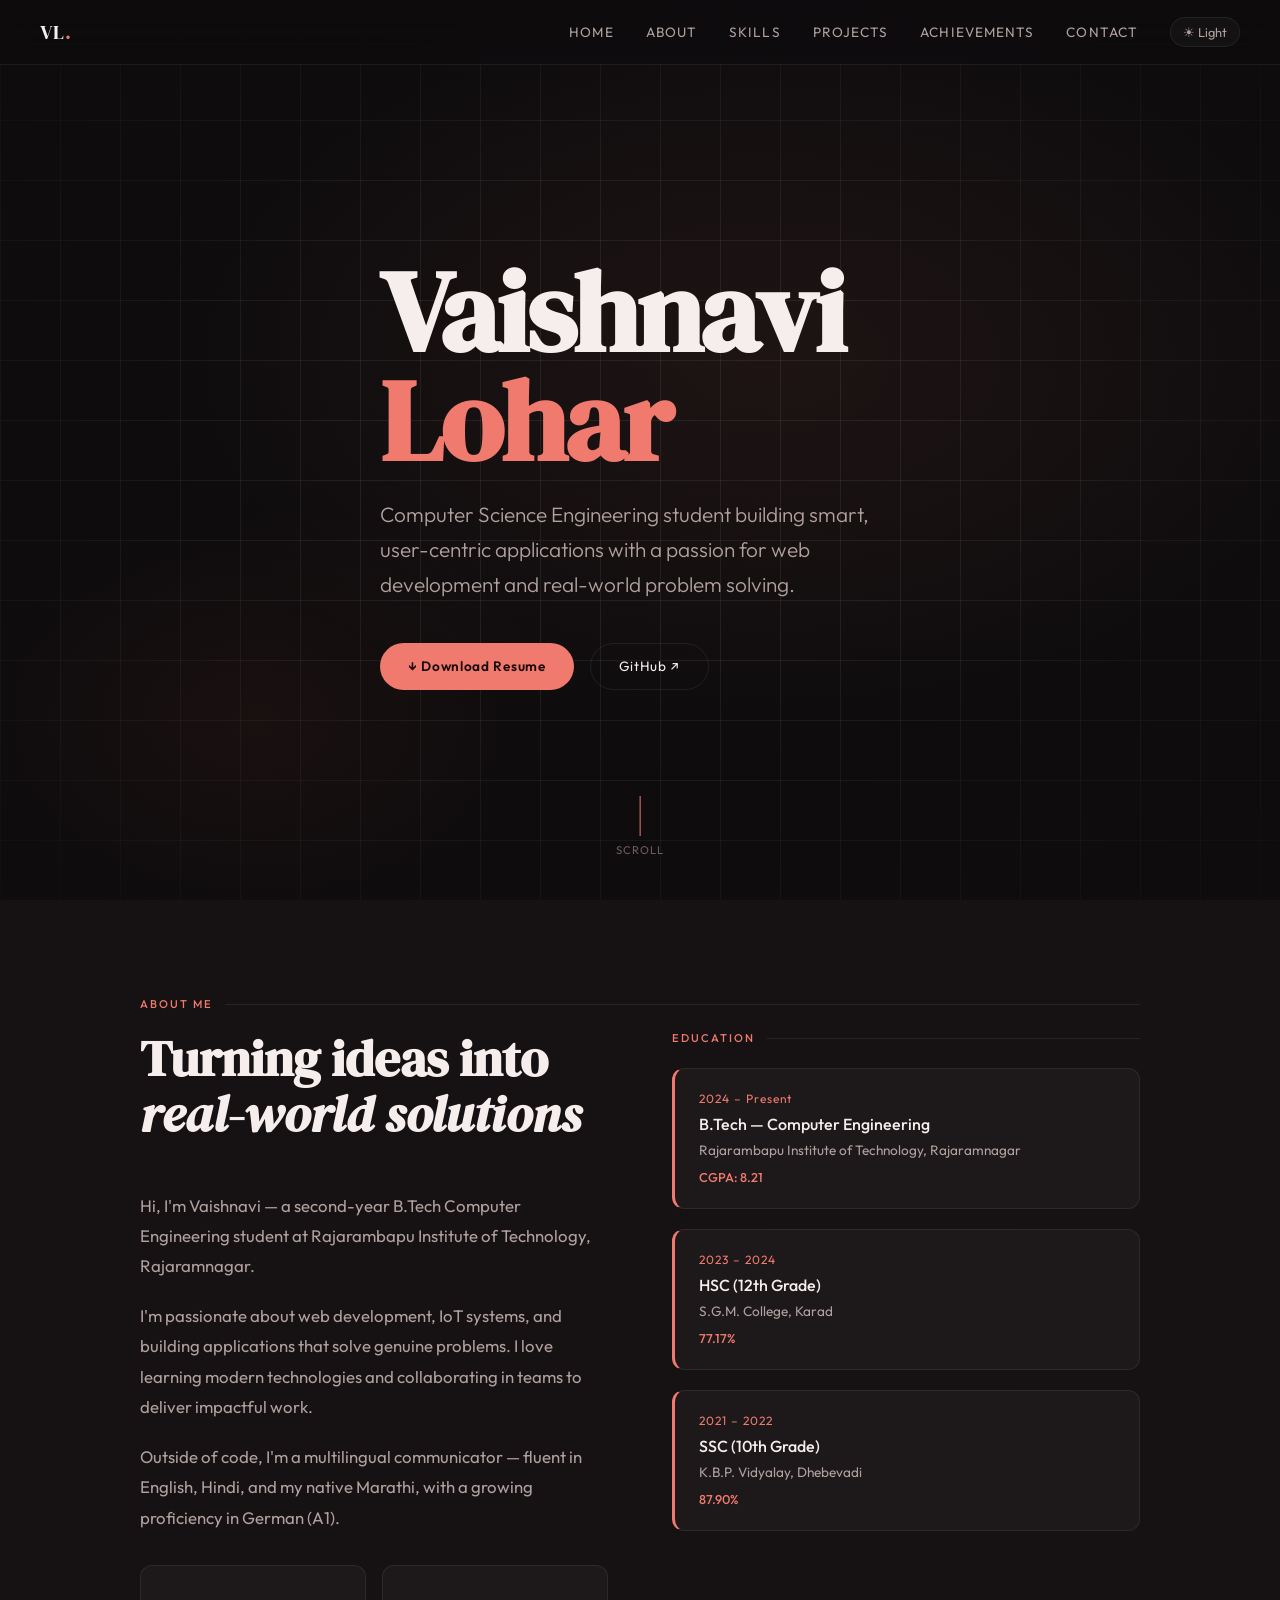
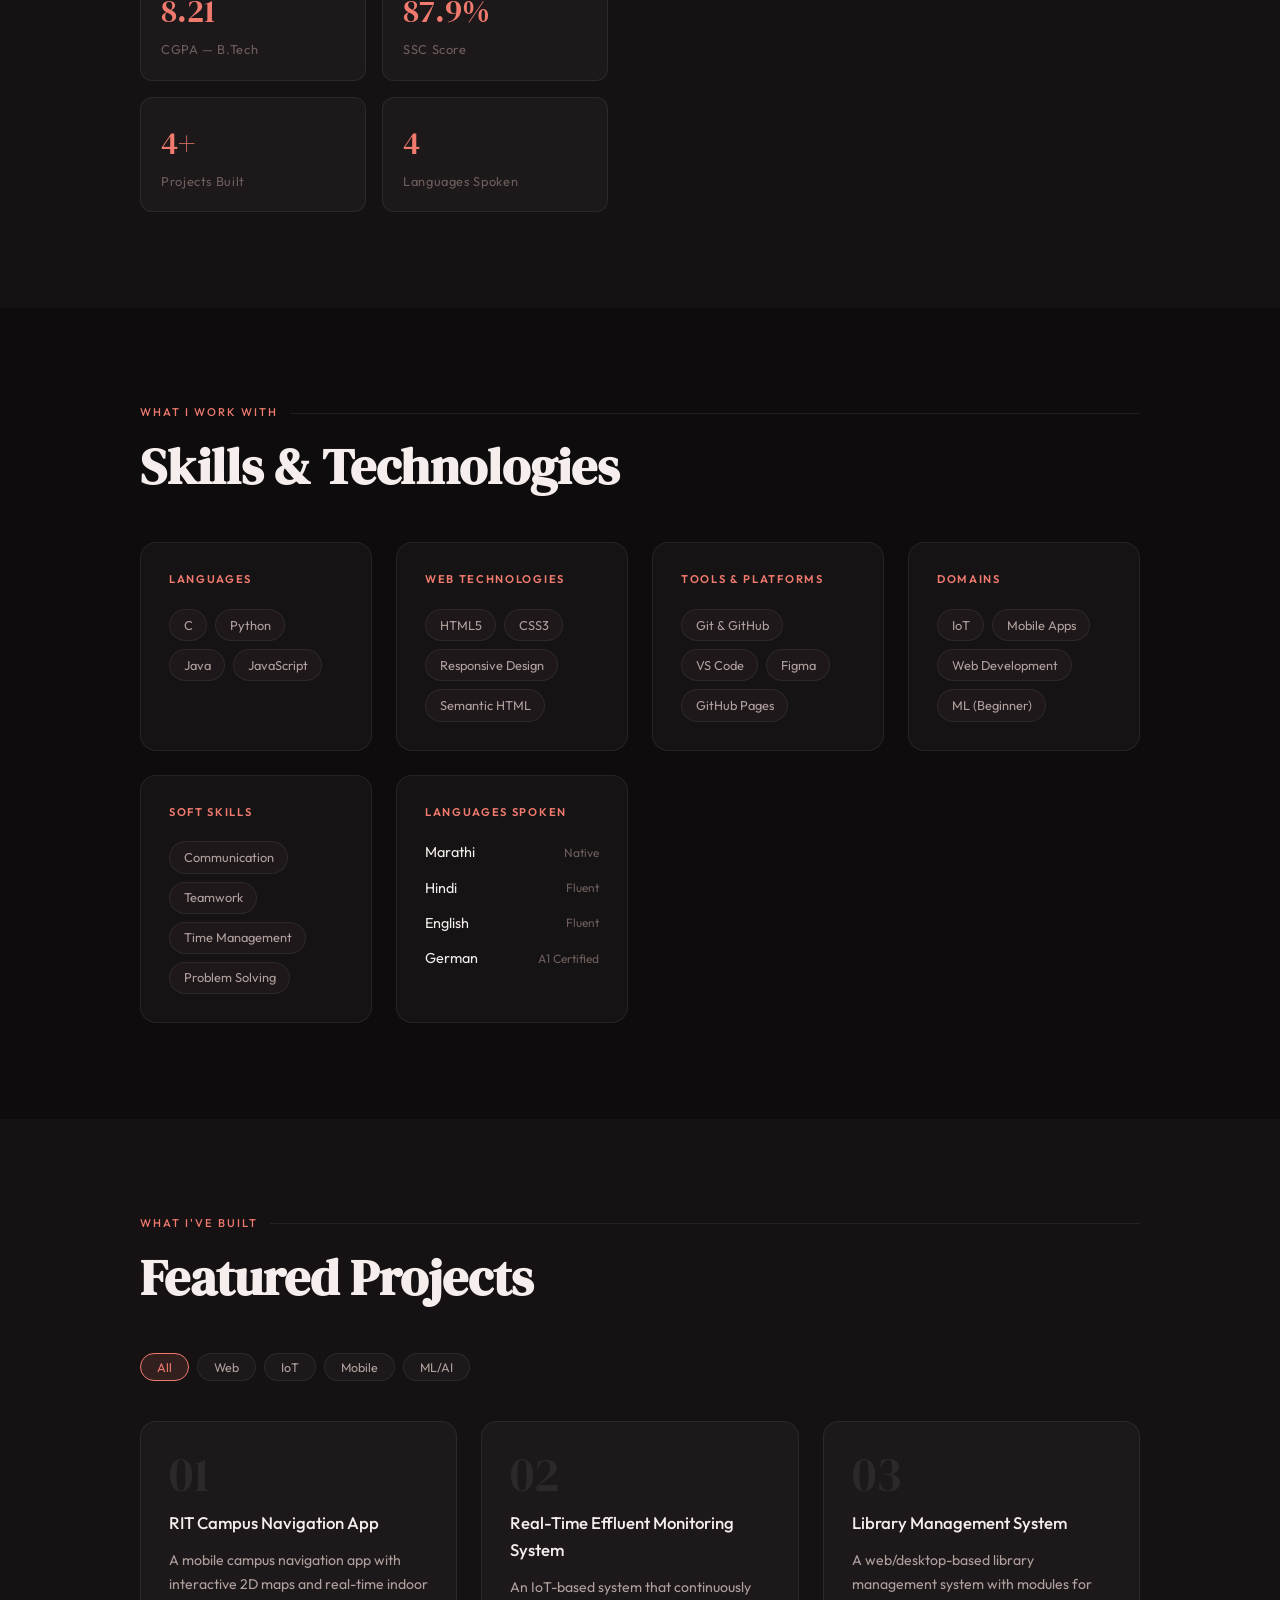
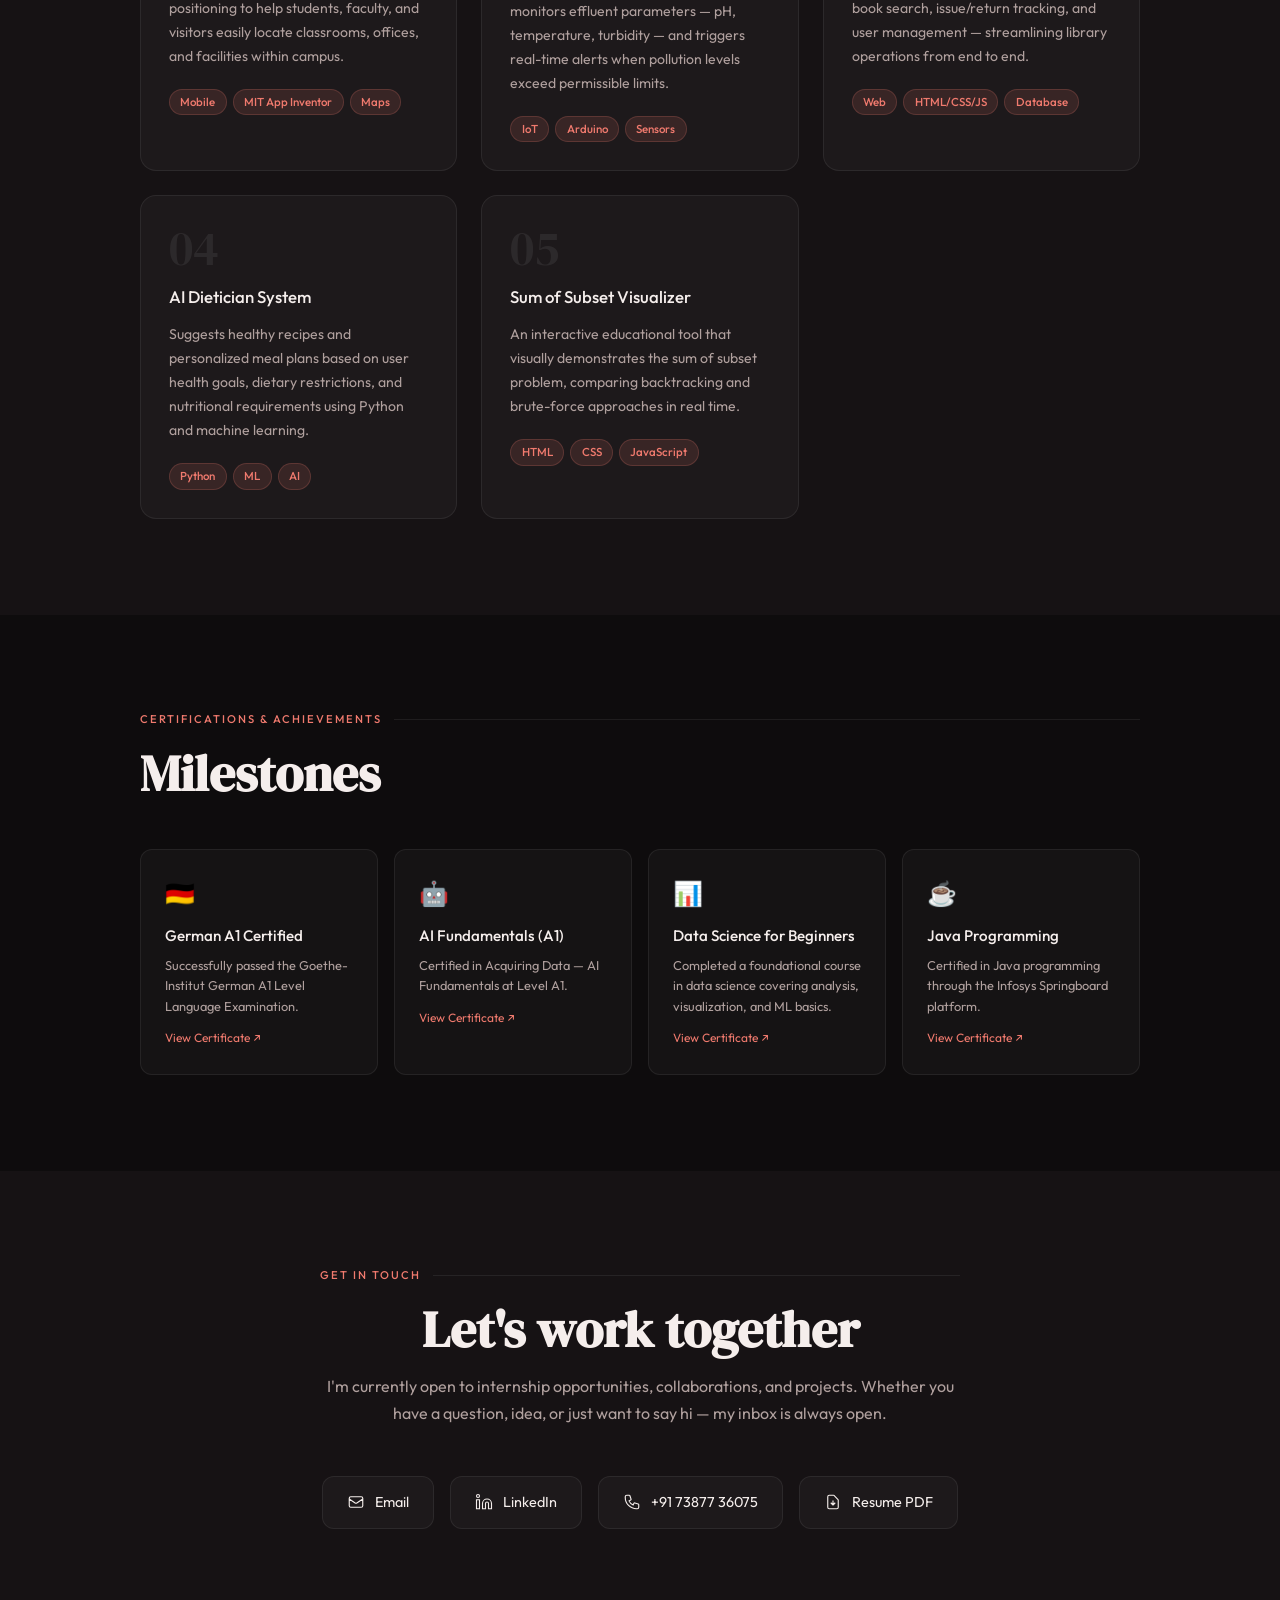
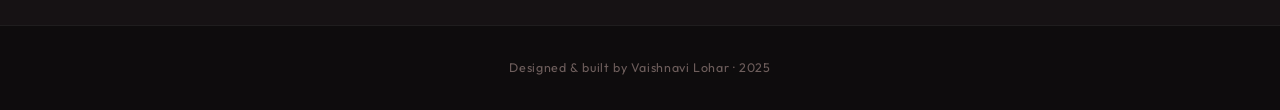
<file: index.html>
<!DOCTYPE html>
<html lang="en">
<head>
<meta charset="UTF-8">
<meta name="viewport" content="width=device-width, initial-scale=1.0">
<meta name="description" content="Vaishnavi Lohar – Computer Science Engineering student passionate about web development, IoT, and building impactful digital solutions.">
<title>Vaishnavi Lohar | Portfolio</title>
<link rel="preconnect" href="https://fonts.googleapis.com">
<link rel="preconnect" href="https://fonts.gstatic.com" crossorigin>
<link href="https://fonts.googleapis.com/css2?family=DM+Serif+Display:ital@0;1&family=Outfit:wght@300;400;500;600&display=swap" rel="stylesheet">
<style>
  :root {
    --bg: #0e0c0d;
    --bg2: #161214;
    --bg3: #1e181b;
    --surface: #241e21;
    --accent: #f07a6e;
    --accent2: #e8574a;
    --accent-glow: rgba(240,122,110,0.13);
    --text: #f5eeec;
    --text2: #b0a09e;
    --text3: #6e5e5c;
    --border: rgba(255,255,255,0.07);
    --card-bg: rgba(255,255,255,0.03);
  }
  [data-theme="light"] {
    --bg: #f8fafc;
    --bg2: #f0f4f8;
    --bg3: #e4ecf4;
    --surface: #ffffff;
    --accent: #d94f42;
    --accent2: #b83a2e;
    --accent-glow: rgba(217,79,66,0.08);
    --text: #141820;
    --text2: #4a5568;
    --text3: #94a3b8;
    --border: rgba(0,0,0,0.07);
    --card-bg: rgba(0,0,0,0.02);
  }
  * { margin: 0; padding: 0; box-sizing: border-box; }
  html { scroll-behavior: smooth; }
  body {
    font-family: 'Outfit', sans-serif;
    background: var(--bg);
    color: var(--text);
    line-height: 1.6;
    transition: background 0.3s, color 0.3s;
  }
  nav {
    position: fixed; top: 0; left: 0; right: 0; z-index: 100;
    display: flex; align-items: center; justify-content: space-between;
    padding: 1rem 2.5rem;
    background: rgba(14,12,13,0.85);
    backdrop-filter: blur(16px);
    border-bottom: 1px solid var(--border);
    transition: background 0.3s;
  }
  [data-theme="light"] nav { background: rgba(248,250,252,0.9); }
  .nav-logo {
    font-family: 'DM Serif Display', serif;
    font-size: 1.25rem;
    color: var(--text);
    letter-spacing: 0.02em;
  }
  .nav-logo span { color: var(--accent); }
  .nav-links { display: flex; gap: 2rem; list-style: none; align-items: center; }
  .nav-links a {
    font-size: 0.85rem; font-weight: 400; letter-spacing: 0.08em;
    text-transform: uppercase; color: var(--text2);
    text-decoration: none; transition: color 0.2s;
  }
  .nav-links a:hover { color: var(--accent); }
  .theme-btn {
    background: var(--card-bg); border: 1px solid var(--border);
    color: var(--text2); cursor: pointer; padding: 0.4rem 0.75rem;
    border-radius: 20px; font-size: 0.8rem; font-family: 'Outfit', sans-serif;
    transition: all 0.2s;
  }
  .theme-btn:hover { border-color: var(--accent); color: var(--accent); }
  .hamburger { display: none; background: none; border: none; cursor: pointer; color: var(--text); font-size: 1.4rem; }
  #home {
    min-height: 100vh;
    display: flex; align-items: center; justify-content: center;
    padding: 7rem 2.5rem 4rem;
    position: relative; overflow: hidden;
  }
  .hero-bg {
    position: absolute; inset: 0; z-index: 0;
    background: radial-gradient(ellipse 70% 60% at 60% 40%, rgba(240,122,110,0.07) 0%, transparent 70%),
                radial-gradient(ellipse 40% 40% at 20% 80%, rgba(232,87,74,0.05) 0%, transparent 60%);
  }
  .hero-grid {
    position: absolute; inset: 0; z-index: 0;
    background-image: linear-gradient(var(--border) 1px, transparent 1px),
                      linear-gradient(90deg, var(--border) 1px, transparent 1px);
    background-size: 60px 60px;
    mask-image: radial-gradient(ellipse 80% 80% at 50% 50%, black 30%, transparent 100%);
  }
  .hero-content { position: relative; z-index: 1; max-width: 900px; }
  .hero-name {
    font-family: 'DM Serif Display', serif;
    font-size: clamp(3.5rem, 9vw, 7.5rem);
    line-height: 0.95;
    letter-spacing: -0.02em;
    margin-bottom: 0.5rem;
  }
  .hero-name .first { color: var(--text); display: block; }
  .hero-name .last { color: var(--accent); display: block; }
  .hero-tagline {
    font-size: clamp(1rem, 2.5vw, 1.3rem); font-weight: 300;
    color: var(--text2); max-width: 520px; margin: 1.25rem 0 2.5rem;
    line-height: 1.7;
  }
  .hero-ctas { display: flex; gap: 1rem; flex-wrap: wrap; }
  .btn-primary {
    display: inline-flex; align-items: center; gap: 8px;
    background: var(--accent); color: #1a0a09; font-family: 'Outfit', sans-serif;
    font-weight: 600; font-size: 0.85rem; letter-spacing: 0.05em;
    padding: 0.75rem 1.75rem; border-radius: 40px; text-decoration: none;
    border: none; cursor: pointer; transition: transform 0.2s, box-shadow 0.2s;
  }
  .btn-primary:hover { transform: translateY(-2px); box-shadow: 0 8px 24px rgba(240,122,110,0.28); }
  .btn-outline {
    display: inline-flex; align-items: center; gap: 8px;
    background: transparent; color: var(--text);
    font-family: 'Outfit', sans-serif; font-weight: 400; font-size: 0.85rem;
    letter-spacing: 0.05em; padding: 0.75rem 1.75rem;
    border-radius: 40px; text-decoration: none;
    border: 1px solid var(--border); transition: all 0.2s;
  }
  .btn-outline:hover { border-color: var(--accent); color: var(--accent); }
  .hero-scroll {
    position: absolute; bottom: 2.5rem; left: 50%; transform: translateX(-50%);
    display: flex; flex-direction: column; align-items: center; gap: 6px;
    color: var(--text3); font-size: 0.7rem; letter-spacing: 0.1em; text-transform: uppercase;
  }
  .scroll-line { width: 1px; height: 40px; background: var(--accent); animation: scrollDown 1.8s ease-in-out infinite; }
  @keyframes scrollDown { 0%,100% { transform: scaleY(0); transform-origin: top; } 50% { transform: scaleY(1); transform-origin: top; } }
  section { padding: 6rem 2.5rem; }
  .container { max-width: 1000px; margin: 0 auto; }
  .section-label {
    display: flex; align-items: center; gap: 12px;
    font-size: 0.7rem; font-weight: 500; letter-spacing: 0.18em;
    text-transform: uppercase; color: var(--accent); margin-bottom: 1rem;
  }
  .section-label::after { content: ''; flex: 1; height: 1px; background: var(--border); }
  .section-title {
    font-family: 'DM Serif Display', serif;
    font-size: clamp(2rem, 5vw, 3.2rem);
    line-height: 1.1; margin-bottom: 3rem; color: var(--text);
  }
  #about { background: var(--bg2); }
  .about-grid { display: grid; grid-template-columns: 1fr 1fr; gap: 4rem; align-items: start; }
  .about-text p { color: var(--text2); font-size: 1.05rem; line-height: 1.8; margin-bottom: 1.25rem; }
  .about-stats { display: grid; grid-template-columns: 1fr 1fr; gap: 1rem; margin-top: 2rem; }
  .stat-card {
    background: var(--card-bg); border: 1px solid var(--border);
    border-radius: 12px; padding: 1.25rem;
  }
  .stat-num { font-family: 'DM Serif Display', serif; font-size: 2rem; color: var(--accent); }
  .stat-label { font-size: 0.8rem; color: var(--text3); letter-spacing: 0.05em; margin-top: 2px; }
  .edu-timeline { display: flex; flex-direction: column; gap: 1.25rem; }
  .edu-item {
    background: var(--card-bg); border: 1px solid var(--border);
    border-radius: 12px; padding: 1.25rem 1.5rem;
    border-left: 3px solid var(--accent);
  }
  .edu-year { font-size: 0.75rem; color: var(--accent); letter-spacing: 0.08em; margin-bottom: 0.25rem; }
  .edu-degree { font-size: 1rem; font-weight: 500; color: var(--text); }
  .edu-school { font-size: 0.85rem; color: var(--text2); margin-top: 2px; }
  .edu-grade { font-size: 0.8rem; color: var(--accent); margin-top: 6px; font-weight: 500; }
  #skills { background: var(--bg); }
  .skills-grid { display: grid; grid-template-columns: repeat(auto-fit, minmax(220px, 1fr)); gap: 1.5rem; }
  .skill-group {
    background: var(--card-bg); border: 1px solid var(--border);
    border-radius: 16px; padding: 1.75rem;
  }
  .skill-group-title {
    font-size: 0.7rem; font-weight: 600; letter-spacing: 0.15em;
    text-transform: uppercase; color: var(--accent); margin-bottom: 1.25rem;
  }
  .skill-tags { display: flex; flex-wrap: wrap; gap: 8px; }
  .skill-tag {
    background: var(--bg3); border: 1px solid var(--border);
    color: var(--text2); font-size: 0.8rem;
    padding: 0.3rem 0.85rem; border-radius: 20px; transition: all 0.2s;
  }
  .skill-tag:hover { border-color: var(--accent); color: var(--accent); background: var(--accent-glow); }
  .lang-item { display: flex; align-items: center; justify-content: space-between; margin-bottom: 0.75rem; }
  .lang-name { font-size: 0.9rem; color: var(--text); }
  .lang-level { font-size: 0.75rem; color: var(--text3); }
  #projects { background: var(--bg2); }
  .filter-bar { display: flex; gap: 8px; flex-wrap: wrap; margin-bottom: 2.5rem; }
  .filter-btn {
    background: var(--card-bg); border: 1px solid var(--border);
    color: var(--text2); font-family: 'Outfit', sans-serif;
    font-size: 0.78rem; padding: 0.35rem 1rem;
    border-radius: 20px; cursor: pointer; transition: all 0.2s;
  }
  .filter-btn.active, .filter-btn:hover { border-color: var(--accent); color: var(--accent); background: var(--accent-glow); }
  .projects-grid { display: grid; grid-template-columns: repeat(auto-fit, minmax(280px, 1fr)); gap: 1.5rem; }
  .project-card {
    background: var(--card-bg); border: 1px solid var(--border);
    border-radius: 16px; padding: 1.75rem; transition: all 0.3s;
    position: relative; overflow: hidden;
  }
  .project-card::before {
    content: ''; position: absolute; top: 0; left: 0; right: 0; height: 3px;
    background: var(--accent); transform: scaleX(0); transform-origin: left;
    transition: transform 0.3s;
  }
  .project-card:hover { border-color: rgba(240,122,110,0.2); transform: translateY(-3px); }
  .project-card:hover::before { transform: scaleX(1); }
  .project-num { font-family: 'DM Serif Display', serif; font-size: 3rem; color: var(--border); line-height: 1; margin-bottom: 0.75rem; }
  .project-title { font-size: 1.05rem; font-weight: 500; color: var(--text); margin-bottom: 0.75rem; }
  .project-desc { font-size: 0.88rem; color: var(--text2); line-height: 1.7; margin-bottom: 1.25rem; }
  .project-tags { display: flex; flex-wrap: wrap; gap: 6px; }
  .project-tag {
    font-size: 0.72rem; font-weight: 500;
    padding: 0.2rem 0.65rem; border-radius: 20px;
    background: var(--accent-glow); color: var(--accent); border: 1px solid rgba(240,122,110,0.2);
  }
  #achievements { background: var(--bg); }
  .achievements-grid { display: grid; grid-template-columns: repeat(auto-fit, minmax(220px, 1fr)); gap: 1rem; }
  .achievement-card {
    background: var(--card-bg); border: 1px solid var(--border);
    border-radius: 12px; padding: 1.5rem; transition: border-color 0.2s;
  }
  .achievement-card:hover { border-color: var(--accent); }
  .achievement-icon { font-size: 1.5rem; margin-bottom: 0.75rem; }
  .achievement-title { font-size: 0.95rem; font-weight: 500; color: var(--text); margin-bottom: 0.4rem; }
  .achievement-desc { font-size: 0.8rem; color: var(--text2); line-height: 1.6; }
  .achievement-link { display: inline-flex; align-items: center; gap: 4px; font-size: 0.75rem; color: var(--accent); text-decoration: none; margin-top: 0.75rem; }
  .achievement-link:hover { text-decoration: underline; }
  #contact { background: var(--bg2); }
  .contact-wrap { max-width: 640px; margin: 0 auto; text-align: center; }
  .contact-wrap .section-title { margin-bottom: 1rem; }
  .contact-sub { font-size: 1rem; color: var(--text2); margin-bottom: 3rem; line-height: 1.7; }
  .contact-links { display: flex; justify-content: center; flex-wrap: wrap; gap: 1rem; }
  .contact-link {
    display: flex; align-items: center; gap: 10px;
    background: var(--card-bg); border: 1px solid var(--border);
    padding: 0.9rem 1.5rem; border-radius: 12px;
    color: var(--text); text-decoration: none; font-size: 0.9rem;
    transition: all 0.2s;
  }
  .contact-link:hover { border-color: var(--accent); color: var(--accent); transform: translateY(-2px); }
  .contact-link svg { width: 18px; height: 18px; flex-shrink: 0; }
  footer {
    text-align: center; padding: 2rem; border-top: 1px solid var(--border);
    color: var(--text3); font-size: 0.78rem; letter-spacing: 0.05em;
  }
  .mobile-menu { display: none; }
  @media (max-width: 768px) {
    nav { padding: 1rem 1.5rem; }
    .nav-links { display: none; }
    .hamburger { display: block; }
    .mobile-menu {
      position: fixed; top: 60px; left: 0; right: 0; bottom: 0;
      background: var(--bg); z-index: 99; padding: 2rem 1.5rem;
      flex-direction: column; gap: 1.5rem; align-items: flex-start;
    }
    .mobile-menu.open { display: flex; }
    .mobile-menu a { font-size: 1.25rem; color: var(--text); text-decoration: none; }
    section { padding: 4rem 1.5rem; }
    .about-grid { grid-template-columns: 1fr; gap: 2.5rem; }
    .about-stats { grid-template-columns: 1fr 1fr; }
    #home { padding: 6rem 1.5rem 4rem; }
  }
  @media (max-width: 480px) {
    .about-stats { grid-template-columns: 1fr; }
    .hero-ctas { flex-direction: column; }
    .btn-primary, .btn-outline { justify-content: center; }
  }
  .fade-in { opacity: 0; transform: translateY(20px); transition: opacity 0.6s ease, transform 0.6s ease; }
  .fade-in.visible { opacity: 1; transform: translateY(0); }
</style>
</head>
<body>

<nav>
  <div class="nav-logo">VL<span>.</span></div>
  <ul class="nav-links">
    <li><a href="#home">Home</a></li>
    <li><a href="#about">About</a></li>
    <li><a href="#skills">Skills</a></li>
    <li><a href="#projects">Projects</a></li>
    <li><a href="#achievements">Achievements</a></li>
    <li><a href="#contact">Contact</a></li>
    <li><button class="theme-btn" onclick="toggleTheme()" id="themeBtn">☀ Light</button></li>
  </ul>
  <button class="hamburger" onclick="toggleMobile()">☰</button>
</nav>

<div class="mobile-menu" id="mobileMenu">
  <a href="#home" onclick="closeMobile()">Home</a>
  <a href="#about" onclick="closeMobile()">About</a>
  <a href="#skills" onclick="closeMobile()">Skills</a>
  <a href="#projects" onclick="closeMobile()">Projects</a>
  <a href="#achievements" onclick="closeMobile()">Achievements</a>
  <a href="#contact" onclick="closeMobile()">Contact</a>
  <button class="theme-btn" onclick="toggleTheme()">☀ Light mode</button>
</div>

<section id="home">
  <div class="hero-bg"></div>
  <div class="hero-grid"></div>
  <div class="hero-content">
    <h1 class="hero-name">
      <span class="first">Vaishnavi</span>
      <span class="last">Lohar</span>
    </h1>
    <p class="hero-tagline">Computer Science Engineering student building smart, user-centric applications with a passion for web development and real-world problem solving.</p>
    <div class="hero-ctas">
      <a href="https://vaishnavilohar6075-debug.github.io/portfolio/Vaishnavi_Resume.pdf" class="btn-primary" download>↓ Download Resume</a>
      <a href="https://github.com/vaishnavilohar6075-debug" class="btn-outline" target="_blank" rel="noopener">GitHub ↗</a>
    </div>
  </div>
  <div class="hero-scroll"><div class="scroll-line"></div>scroll</div>
</section>

<section id="about">
  <div class="container">
    <div class="section-label">About me</div>
    <div class="about-grid">
      <div>
        <h2 class="section-title">Turning ideas into<br><em>real-world solutions</em></h2>
        <div class="about-text fade-in">
          <p>Hi, I'm Vaishnavi — a second-year B.Tech Computer Engineering student at Rajarambapu Institute of Technology, Rajaramnagar.</p>
          <p>I'm passionate about web development, IoT systems, and building applications that solve genuine problems. I love learning modern technologies and collaborating in teams to deliver impactful work.</p>
          <p>Outside of code, I'm a multilingual communicator — fluent in English, Hindi, and my native Marathi, with a growing proficiency in German (A1).</p>
        </div>
        <div class="about-stats fade-in">
          <div class="stat-card"><div class="stat-num">8.21</div><div class="stat-label">CGPA — B.Tech</div></div>
          <div class="stat-card"><div class="stat-num">87.9%</div><div class="stat-label">SSC Score</div></div>
          <div class="stat-card"><div class="stat-num">4+</div><div class="stat-label">Projects Built</div></div>
          <div class="stat-card"><div class="stat-num">4</div><div class="stat-label">Languages Spoken</div></div>
        </div>
      </div>
      <div class="fade-in">
        <div class="section-label" style="margin-bottom:1.25rem;">Education</div>
        <div class="edu-timeline">
          <div class="edu-item">
            <div class="edu-year">2024 – Present</div>
            <div class="edu-degree">B.Tech — Computer Engineering</div>
            <div class="edu-school">Rajarambapu Institute of Technology, Rajaramnagar</div>
            <div class="edu-grade">CGPA: 8.21</div>
          </div>
          <div class="edu-item">
            <div class="edu-year">2023 – 2024</div>
            <div class="edu-degree">HSC (12th Grade)</div>
            <div class="edu-school">S.G.M. College, Karad</div>
            <div class="edu-grade">77.17%</div>
          </div>
          <div class="edu-item">
            <div class="edu-year">2021 – 2022</div>
            <div class="edu-degree">SSC (10th Grade)</div>
            <div class="edu-school">K.B.P. Vidyalay, Dhebevadi</div>
            <div class="edu-grade">87.90%</div>
          </div>
        </div>
      </div>
    </div>
  </div>
</section>

<section id="skills">
  <div class="container">
    <div class="section-label">What I work with</div>
    <h2 class="section-title">Skills &amp; Technologies</h2>
    <div class="skills-grid fade-in">
      <div class="skill-group">
        <div class="skill-group-title">Languages</div>
        <div class="skill-tags">
          <span class="skill-tag">C</span>
          <span class="skill-tag">Python</span>
          <span class="skill-tag">Java</span>
          <span class="skill-tag">JavaScript</span>
        </div>
      </div>
      <div class="skill-group">
        <div class="skill-group-title">Web Technologies</div>
        <div class="skill-tags">
          <span class="skill-tag">HTML5</span>
          <span class="skill-tag">CSS3</span>
          <span class="skill-tag">Responsive Design</span>
          <span class="skill-tag">Semantic HTML</span>
        </div>
      </div>
      <div class="skill-group">
        <div class="skill-group-title">Tools &amp; Platforms</div>
        <div class="skill-tags">
          <span class="skill-tag">Git &amp; GitHub</span>
          <span class="skill-tag">VS Code</span>
          <span class="skill-tag">Figma</span>
          <span class="skill-tag">GitHub Pages</span>
        </div>
      </div>
      <div class="skill-group">
        <div class="skill-group-title">Domains</div>
        <div class="skill-tags">
          <span class="skill-tag">IoT</span>
          <span class="skill-tag">Mobile Apps</span>
          <span class="skill-tag">Web Development</span>
          <span class="skill-tag">ML (Beginner)</span>
        </div>
      </div>
      <div class="skill-group">
        <div class="skill-group-title">Soft Skills</div>
        <div class="skill-tags">
          <span class="skill-tag">Communication</span>
          <span class="skill-tag">Teamwork</span>
          <span class="skill-tag">Time Management</span>
          <span class="skill-tag">Problem Solving</span>
        </div>
      </div>
      <div class="skill-group">
        <div class="skill-group-title">Languages Spoken</div>
        <div>
          <div class="lang-item"><span class="lang-name">Marathi</span><span class="lang-level">Native</span></div>
          <div class="lang-item"><span class="lang-name">Hindi</span><span class="lang-level">Fluent</span></div>
          <div class="lang-item"><span class="lang-name">English</span><span class="lang-level">Fluent</span></div>
          <div class="lang-item"><span class="lang-name">German</span><span class="lang-level">A1 Certified</span></div>
        </div>
      </div>
    </div>
  </div>
</section>

<section id="projects">
  <div class="container">
    <div class="section-label">What I've built</div>
    <h2 class="section-title">Featured Projects</h2>
    <div class="filter-bar" id="filterBar">
      <button class="filter-btn active" data-filter="all">All</button>
      <button class="filter-btn" data-filter="web">Web</button>
      <button class="filter-btn" data-filter="iot">IoT</button>
      <button class="filter-btn" data-filter="mobile">Mobile</button>
      <button class="filter-btn" data-filter="ml">ML/AI</button>
    </div>
    <div class="projects-grid" id="projectsGrid">
      <div class="project-card fade-in" data-tags="mobile,web">
        <div class="project-num">01</div>
        <div class="project-title">RIT Campus Navigation App</div>
        <div class="project-desc">A mobile campus navigation app with interactive 2D maps and real-time indoor positioning to help students, faculty, and visitors easily locate classrooms, offices, and facilities within campus.</div>
        <div class="project-tags">
          <span class="project-tag">Mobile</span>
          <span class="project-tag">MIT App Inventor</span>
          <span class="project-tag">Maps</span>
        </div>
      </div>
      <div class="project-card fade-in" data-tags="iot">
        <div class="project-num">02</div>
        <div class="project-title">Real-Time Effluent Monitoring System</div>
        <div class="project-desc">An IoT-based system that continuously monitors effluent parameters — pH, temperature, turbidity — and triggers real-time alerts when pollution levels exceed permissible limits.</div>
        <div class="project-tags">
          <span class="project-tag">IoT</span>
          <span class="project-tag">Arduino</span>
          <span class="project-tag">Sensors</span>
        </div>
      </div>
      <div class="project-card fade-in" data-tags="web">
        <div class="project-num">03</div>
        <div class="project-title">Library Management System</div>
        <div class="project-desc">A web/desktop-based library management system with modules for book search, issue/return tracking, and user management — streamlining library operations from end to end.</div>
        <div class="project-tags">
          <span class="project-tag">Web</span>
          <span class="project-tag">HTML/CSS/JS</span>
          <span class="project-tag">Database</span>
        </div>
      </div>
      <div class="project-card fade-in" data-tags="ml,web">
        <div class="project-num">04</div>
        <div class="project-title">AI Dietician System</div>
        <div class="project-desc">Suggests healthy recipes and personalized meal plans based on user health goals, dietary restrictions, and nutritional requirements using Python and machine learning.</div>
        <div class="project-tags">
          <span class="project-tag">Python</span>
          <span class="project-tag">ML</span>
          <span class="project-tag">AI</span>
        </div>
      </div>
      <div class="project-card fade-in" data-tags="web">
        <div class="project-num">05</div>
        <div class="project-title">Sum of Subset Visualizer</div>
        <div class="project-desc">An interactive educational tool that visually demonstrates the sum of subset problem, comparing backtracking and brute-force approaches in real time.</div>
        <div class="project-tags">
          <span class="project-tag">HTML</span>
          <span class="project-tag">CSS</span>
          <span class="project-tag">JavaScript</span>
        </div>
      </div>
    </div>
  </div>
</section>

<section id="achievements">
  <div class="container">
    <div class="section-label">Certifications &amp; achievements</div>
    <h2 class="section-title">Milestones</h2>
    <div class="achievements-grid fade-in">
      <div class="achievement-card">
        <div class="achievement-icon">🇩🇪</div>
        <div class="achievement-title">German A1 Certified</div>
        <div class="achievement-desc">Successfully passed the Goethe-Institut German A1 Level Language Examination.</div>
        <a href="https://vaishnavilohar6075-debug.github.io/portfolio/german_certificate.pdf" class="achievement-link" target="_blank">View Certificate ↗</a>
      </div>
      <div class="achievement-card">
        <div class="achievement-icon">🤖</div>
        <div class="achievement-title">AI Fundamentals (A1)</div>
        <div class="achievement-desc">Certified in Acquiring Data — AI Fundamentals at Level A1.</div>
        <a href="https://vaishnavilohar6075-debug.github.io/portfolio/acquiringdata_certificate.pdf" class="achievement-link" target="_blank">View Certificate ↗</a>
      </div>
      <div class="achievement-card">
        <div class="achievement-icon">📊</div>
        <div class="achievement-title">Data Science for Beginners</div>
        <div class="achievement-desc">Completed a foundational course in data science covering analysis, visualization, and ML basics.</div>
        <a href="https://vaishnavilohar6075-debug.github.io/portfolio/datascience_certificate.pdf" class="achievement-link" target="_blank">View Certificate ↗</a>
      </div>
      <div class="achievement-card">
        <div class="achievement-icon">☕</div>
        <div class="achievement-title">Java Programming</div>
        <div class="achievement-desc">Certified in Java programming through the Infosys Springboard platform.</div>
        <a href="https://vaishnavilohar6075-debug.github.io/portfolio/java_certificate.pdf" class="achievement-link" target="_blank">View Certificate ↗</a>
      </div>
    </div>
  </div>
</section>

<section id="contact">
  <div class="container">
    <div class="contact-wrap">
      <div class="section-label" style="justify-content:center; margin-bottom:1rem;">Get in touch</div>
      <h2 class="section-title">Let's work together</h2>
      <p class="contact-sub">I'm currently open to internship opportunities, collaborations, and projects. Whether you have a question, idea, or just want to say hi — my inbox is always open.</p>
      <div class="contact-links fade-in">
        <a href="mailto:vaishnavilohar6075@gmail.com" class="contact-link">
          <svg viewBox="0 0 24 24" fill="none" stroke="currentColor" stroke-width="1.5"><path d="M3 8l7.89 5.26a2 2 0 002.22 0L21 8M5 19h14a2 2 0 002-2V7a2 2 0 00-2-2H5a2 2 0 00-2 2v10a2 2 0 002 2z"/></svg>
          Email
        </a>
        <a href="https://www.linkedin.com/in/vaishnavi-lohar-320958326" class="contact-link" target="_blank" rel="noopener">
          <svg viewBox="0 0 24 24" fill="none" stroke="currentColor" stroke-width="1.5"><path d="M16 8a6 6 0 016 6v7h-4v-7a2 2 0 00-2-2 2 2 0 00-2 2v7h-4v-7a6 6 0 016-6zM2 9h4v12H2z"/><circle cx="4" cy="4" r="2"/></svg>
          LinkedIn
        </a>
        <a href="tel:+917387736075" class="contact-link">
          <svg viewBox="0 0 24 24" fill="none" stroke="currentColor" stroke-width="1.5"><path d="M3 5a2 2 0 012-2h3.28a1 1 0 01.948.684l1.498 4.493a1 1 0 01-.502 1.21l-2.257 1.13a11.042 11.042 0 005.516 5.516l1.13-2.257a1 1 0 011.21-.502l4.493 1.498a1 1 0 01.684.949V19a2 2 0 01-2 2h-1C9.716 21 3 14.284 3 6V5z"/></svg>
          +91 73877 36075
        </a>
        <a href="https://vaishnavilohar6075-debug.github.io/portfolio/Vaishnavi_Resume.pdf" class="contact-link" download>
          <svg viewBox="0 0 24 24" fill="none" stroke="currentColor" stroke-width="1.5"><path d="M12 10v6m0 0l-3-3m3 3l3-3m2 8H7a2 2 0 01-2-2V5a2 2 0 012-2h5.586a1 1 0 01.707.293l5.414 5.414a1 1 0 01.293.707V19a2 2 0 01-2 2z"/></svg>
          Resume PDF
        </a>
      </div>
    </div>
  </div>
</section>

<footer>
  <p>Designed &amp; built by Vaishnavi Lohar · 2025</p>
</footer>

<script>
  function toggleTheme() {
    const body = document.body;
    const btn = document.getElementById('themeBtn');
    const isLight = body.getAttribute('data-theme') === 'light';
    body.setAttribute('data-theme', isLight ? '' : 'light');
    btn.textContent = isLight ? '☀ Light' : '☾ Dark';
  }
  function toggleMobile() {
    document.getElementById('mobileMenu').classList.toggle('open');
  }
  function closeMobile() {
    document.getElementById('mobileMenu').classList.remove('open');
  }
  document.getElementById('filterBar').addEventListener('click', function(e) {
    if (!e.target.classList.contains('filter-btn')) return;
    document.querySelectorAll('.filter-btn').forEach(b => b.classList.remove('active'));
    e.target.classList.add('active');
    const filter = e.target.getAttribute('data-filter');
    document.querySelectorAll('.project-card').forEach(card => {
      const tags = card.getAttribute('data-tags') || '';
      const show = filter === 'all' || tags.split(',').includes(filter);
      card.style.display = show ? 'block' : 'none';
    });
  });
  const observer = new IntersectionObserver((entries) => {
    entries.forEach((entry, i) => {
      if (entry.isIntersecting) {
        setTimeout(() => entry.target.classList.add('visible'), i * 80);
        observer.unobserve(entry.target);
      }
    });
  }, { threshold: 0.1 });
  document.querySelectorAll('.fade-in').forEach(el => observer.observe(el));
</script>
</body>
</html>
</file>
